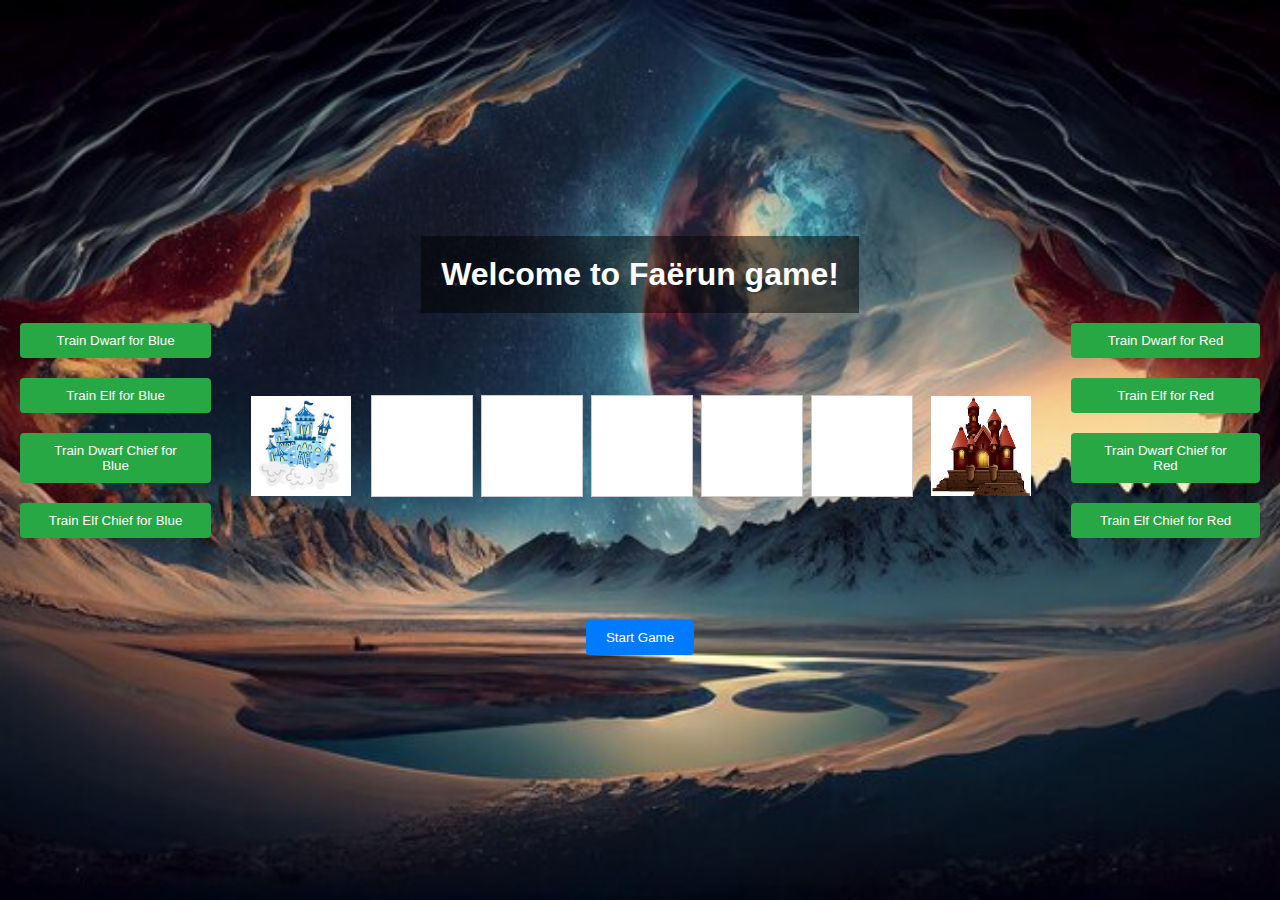
<file: index.html>
<!DOCTYPE html>
<html lang="en">
<head>
    <meta charset="UTF-8">
    <meta name="viewport" content="width=device-width, initial-scale=1.0">
    <title>Faërun Battle</title>
    <link rel="stylesheet" href="styles.css">
</head>
<body>
    <div id="welcome-message">Welcome to Faërun game!</div>
    <div id="game-container">
        
        <div id="control-panel-blue" class="control-panel">
            <button onclick="trainWarrior('Blue', 'Dwarf')">Train Dwarf for Blue</button>
            <button onclick="trainWarrior('Blue', 'Elf')">Train Elf for Blue</button>
            <button onclick="trainWarrior('Blue', 'DwarfChief')">Train Dwarf Chief for Blue</button>
            <button onclick="trainWarrior('Blue', 'ElfChief')">Train Elf Chief for Blue</button>
            <ul id="blue-trained-warriors" class="trained-warriors"></ul>
        </div>
        <div id="castle1" class="castle"><img src="blue-castle.jpg" alt="blue castle" width="100" height="100"></div>
        <div id="grid">
            <!-- Grid cells will be dynamically generated here -->
        </div>
        <div id="castle2" class="castle"><img src="red-castle.jpg" alt="red castle" width="100" height="100"></div>
        <div id="control-panel-red" class="control-panel">
            <button onclick="trainWarrior('Red', 'Dwarf')">Train Dwarf for Red</button>
            <button onclick="trainWarrior('Red', 'Elf')">Train Elf for Red</button>
            <button onclick="trainWarrior('Red', 'DwarfChief')">Train Dwarf Chief for Red</button>
            <button onclick="trainWarrior('Red', 'ElfChief')">Train Elf Chief for Red</button>
            <ul id="red-trained-warriors" class="trained-warriors"></ul>
        </div>
    </div>
    <button id="start-button" onclick="startGame()">Start Game</button>
    
    <div id="game-result"></div> 
    <audio id="start-game-audio" src="C:\Users\DELL\Downloads\jeuxx\jeuxx\audio\battle-ship-111902.mp3"></audio>
    <script src="script.js"></script>
</body>
</html>
</file>
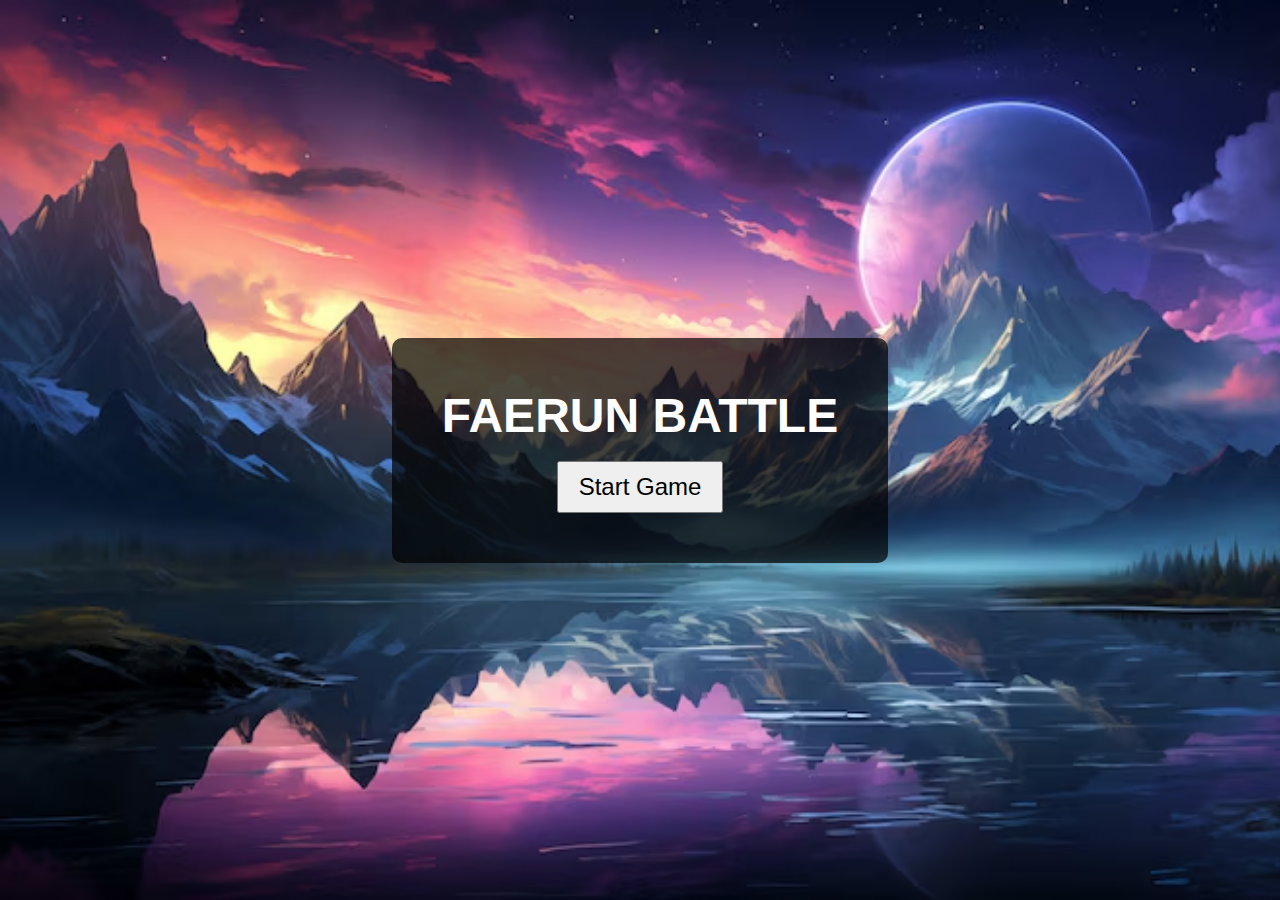
<file: start.html>
<!DOCTYPE html>
<html>
<head>
    <title>Faerun Battle</title>
    <script src="start.js" defer></script>
    <link rel="stylesheet" href="start.css">
</head>
<body>
    <div class="start-game-container">
        <h1 class="title">FAERUN BATTLE</h1><br/>
        <button type="button" class="btn btn-success button" id="start">Start Game</button> 
    </div>
</body>
</html>
</file>
<file: styles.css>
body {
    font-family: Arial, sans-serif;
    background: url('background.jpg') no-repeat center center fixed; 
    background-size: cover;
    display: flex;
    flex-direction: column;
    align-items: center;
    justify-content: center;
    height: 100vh;
    margin: 0;
    
}
#welcome-message {
    text-align: center;
    background-color: rgba(0, 0, 0, 0.5);
    color: white;
    padding: 20px;
    font-size: 32px;
    font-weight: bold;
    margin: 0;
}

#game-result {
    display: none; /* Hidden by default */
    position: fixed;
    top: 50%;
    left: 50%;
    transform: translate(-50%, -50%);
    background-color: blue;
    color: white;
    padding: 20px;
    border-radius: 10px;
    font-size: 24px;
    text-align: center;
    z-index: 1000; /* Ensure it's above other elements */
}

#game-container {
    display: flex;
    align-items: center;
    justify-content: center;
    margin-bottom: 20px;
}

.castle {
    width: 100px;
    height: 100px;
    background-color: #8b0000;
    color: white;
    display: flex;
    align-items: center;
    justify-content: center; 
    border-radius: 10px;
    margin: 0 20px;
}

#grid {
    display: grid;
    grid-template-columns: repeat(5, 100px);
    grid-gap: 10px;
}

.grid-cell {
    width: 100px;
    height: 100px;
    background-color: #fff;
    border: 1px solid #ccc;
    display: flex;
    align-items: center;
    justify-content: center;
}

#control-panel-blue,
#control-panel-red {
    display: flex;
    flex-direction: column;
    margin: 0 20px;
}

button {
    padding: 10px 20px;
    margin: 10px 0;
    background-color: #28a745;
    color: #fff;
    border: none;
    border-radius: 4px;
    cursor: pointer;
}

button:hover {
    background-color: #218838;
}

#start-button {
    padding: 10px 20px;
    background-color: #007bff;
    color: #fff;
    border: none;
    border-radius: 4px;
    cursor: pointer;
    margin-top: 20px;
}

#start-button:hover {
    background-color: #0056b3;
}

span {
    font-size: 24px;
    margin: 0 5px;
}
/* Adjust the size of warrior images */
.warrior {
    width: 100px;
    height: 100px;
}
</file>
<file: start.css>
body {
    background-image: url('22.avif');
    background-size: cover;
    display: flex;
    justify-content: center;
    align-items: center;
    height: 100vh;
    margin: 0;
    font-family: Arial, sans-serif;
}

.start-game-container {
    text-align: center;
    background-color: rgba(0, 0, 0, 0.7);
    padding: 50px;
    border-radius: 10px;
    color: white;
}

.title {
    font-size: 48px; 
    margin: 0;
}

.button {
    font-size: 24px;
    padding: 10px 20px;
    cursor: pointer;
}
</file>
